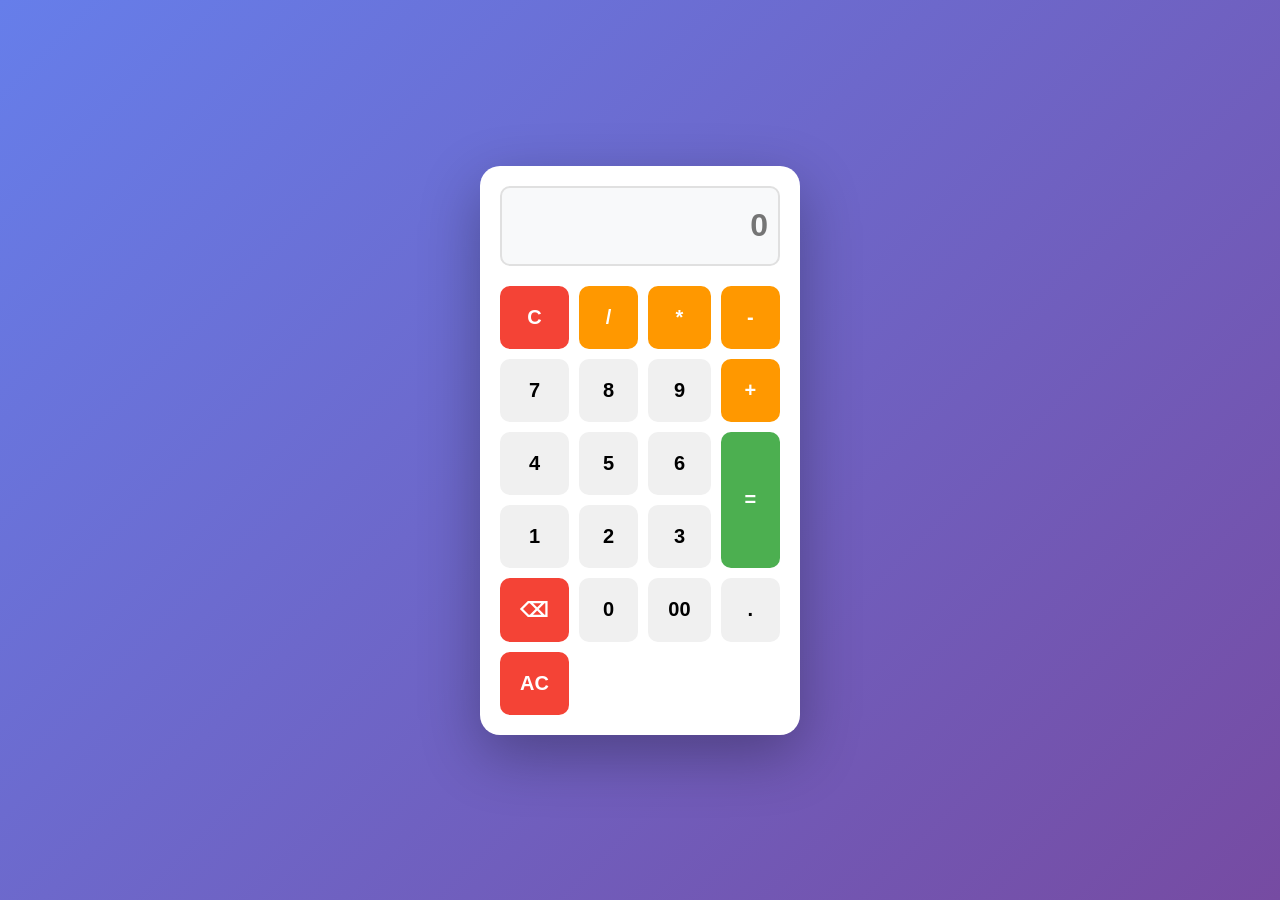
<file: Calculator/index.html>
<!DOCTYPE html>
<html lang="en">
<head>
    <meta charset="UTF-8">
    <meta name="viewport" content="width=device-width, initial-scale=1.0">
    <title>My Calculator</title>
    <link rel="stylesheet" href="style.css">
</head>
<body>
    <div class="calculator">
        <div class="display">
            <input type="text" id="result" readonly placeholder="0">
        </div>
        <div class="buttons">
            <button class="clear" onclick="clearDisplay()">C</button>
            <button class="operator" onclick="appendOperator('/')">/</button>
            <button class="operator" onclick="appendOperator('*')">*</button>
            <button class="operator" onclick="appendOperator('-')">-</button>
            
            <button onclick="appendNumber('7')">7</button>
            <button onclick="appendNumber('8')">8</button>
            <button onclick="appendNumber('9')">9</button>
            <button class="operator" onclick="appendOperator('+')">+</button>
            
            <button onclick="appendNumber('4')">4</button>
            <button onclick="appendNumber('5')">5</button>
            <button onclick="appendNumber('6')">6</button>
            <button class="equals" onclick="calculate()">=</button>
            
            <button onclick="appendNumber('1')">1</button>
            <button onclick="appendNumber('2')">2</button>
            <button onclick="appendNumber('3')">3</button>
            <button class="clear" onclick="deleteLast()">⌫</button>
            
            <button onclick="appendNumber('0')">0</button>
            <button onclick="appendNumber('00')">00</button>
            <button onclick="appendNumber('.')">.</button>
            <button class="clear" onclick="clearDisplay()">AC</button>
        </div>
    </div>
    
    <script src="script.js"></script>
</body>
</html>
</file>
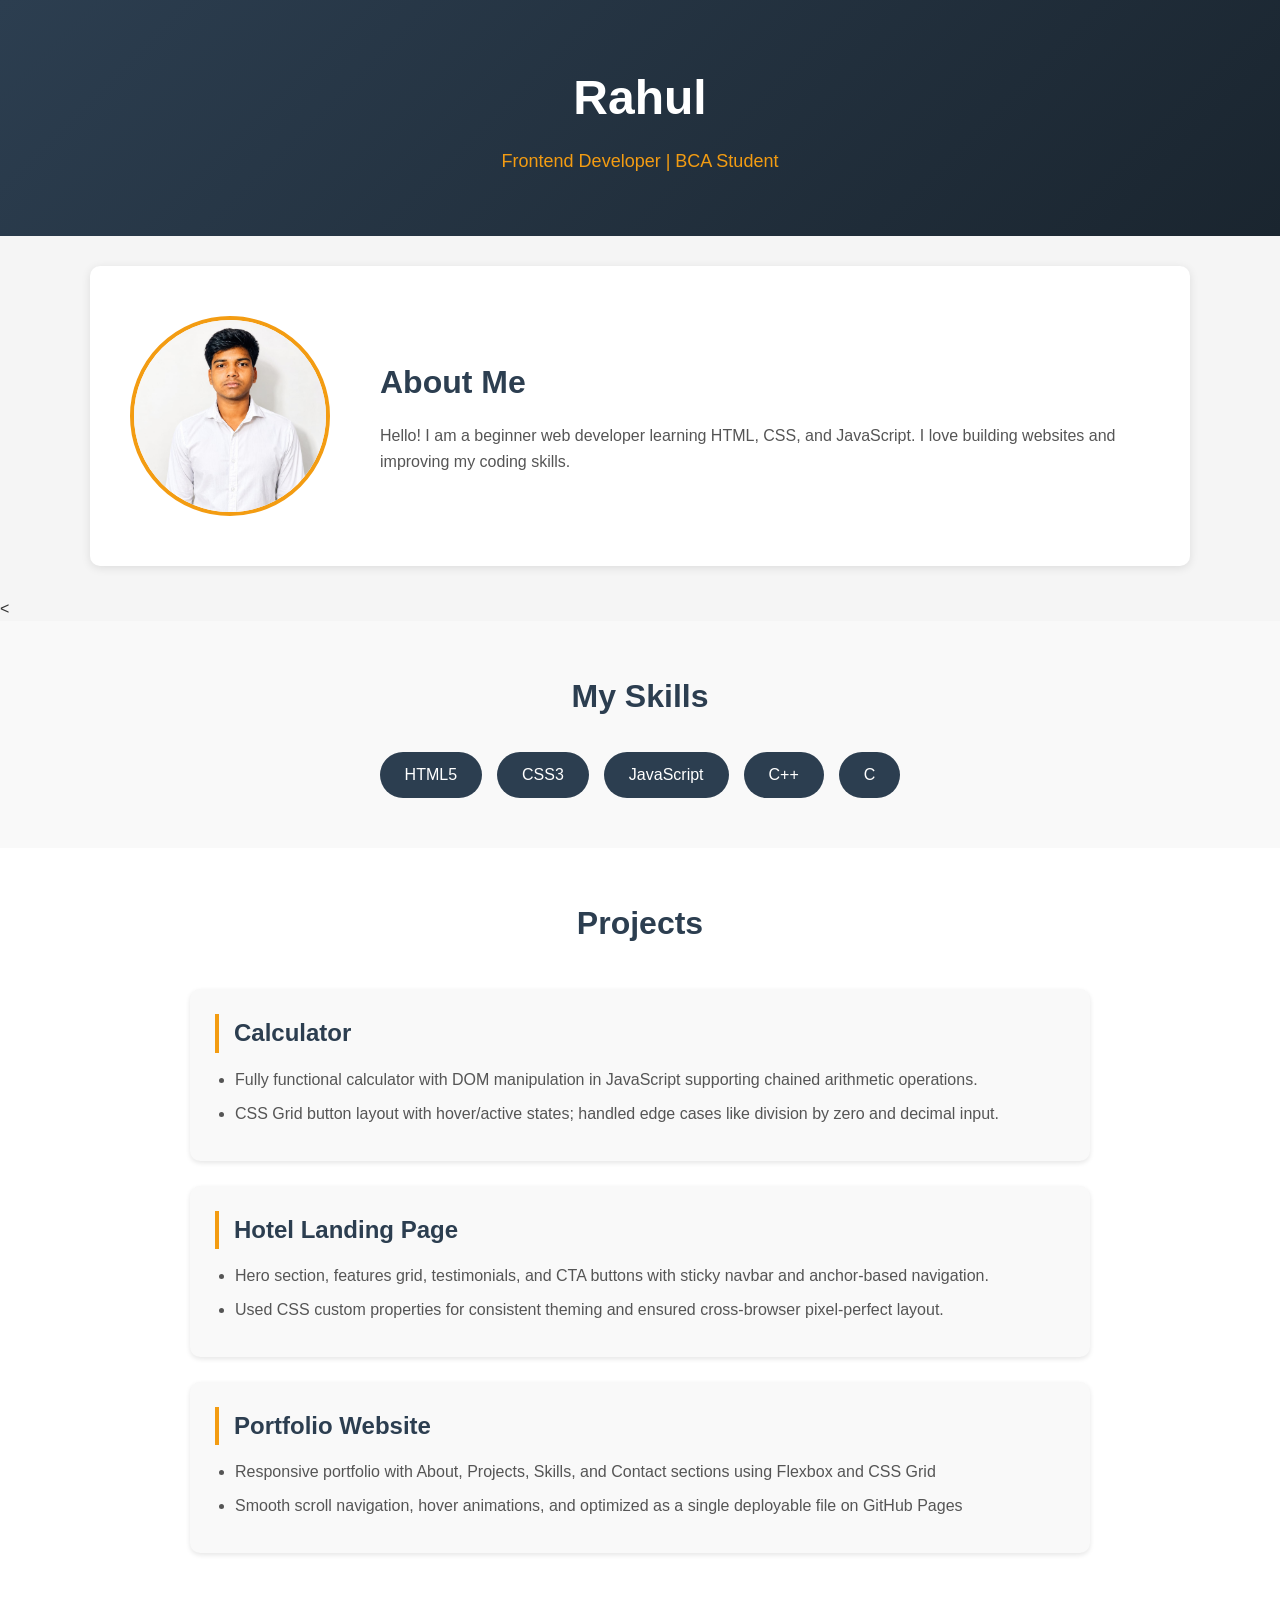
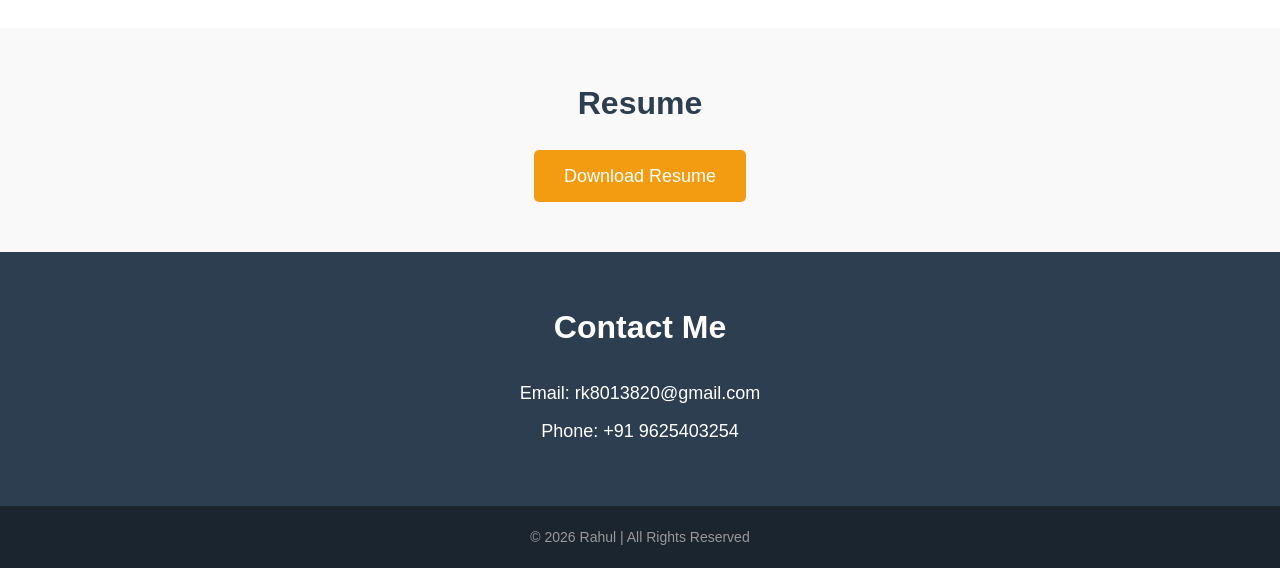
<file: Portfolio/index.html>
<!-- Portfolio -->


<!DOCTYPE html>
<html lang="en">
<head>
    <meta charset="UTF-8">
    <meta name="viewport" content="width=device-width, initial-scale=1.0">
    <title>My Portfolio</title>
    <link rel="stylesheet" href="style.css">
</head>
<body>
    <header>
        <h1>Rahul</h1>
        <p>Frontend Developer | BCA Student</p>
    </header>

    
    <section class="about">
        <img src="Asset\rahul.jpeg" alt="Profile Photo">
        
        <div class="about-text">
            <h2>About Me</h2>
            <p>
                Hello! I am a beginner web developer learning HTML, CSS, and JavaScript.
                I love building websites and improving my coding skills.
            </p>
        </div>
    </section>

    <
    <section class="skills">
        <h2>My Skills</h2>

        <div class="skill-box">
            <div class="skill">HTML5</div>
            <div class="skill">CSS3</div>
            <div class="skill">JavaScript</div>
            <div class="skill">C++</div>
            <div class="skill">C</div>
        </div>
    </section>

    
    <section class="projects">
        <h2>Projects</h2>

        <div class="project-card">
            <h3>Calculator</h3>
           <p>
            <ul>
                <li>
                 Fully functional calculator with DOM manipulation in JavaScript supporting chained arithmetic operations.
                </li>
                <li>CSS Grid button layout with hover/active states; handled edge cases like division by zero and decimal input.
                </li>
            </ul>
           </p>
        </div>

        <div class="project-card">
            <h3>Hotel Landing Page</h3>
            <p>
              <ul>
                <li>
                 Hero section, features grid, testimonials, and CTA buttons with sticky navbar and anchor-based navigation.
                </li>
                <li>
                    Used CSS custom properties for consistent theming and ensured cross-browser pixel-perfect layout.

                </li>
            </ul>  
            </p>
        </div>

        <div class="project-card">
            <h3>Portfolio Website</h3>
            <ul>
            <li>
             Responsive portfolio with About, Projects, Skills, and Contact sections using Flexbox and CSS Grid</li>
             <li>Smooth scroll navigation, hover animations, and optimized as a single deployable file on GitHub Pages
             </li>
             </ul>
            </p>
        </div>
    </section>

    
    <section class="resume">
        <h2>Resume</h2>

        <a href="Asset\Rahul_Resume.pdf">Download Resume</a>
    </section>

    
    <section class="contact">
        <h2>Contact Me</h2>

        <p>Email: rk8013820@gmail.com</p>
        <p>Phone: +91 9625403254</p>
    </section>

    
    <footer>
        <p>© 2026 Rahul | All Rights Reserved</p>
    </footer>

</body>
</html>
</file>
<file: Calculator/style.css>
* {
    margin: 0;
    padding: 0;
    box-sizing: border-box;
}

body {
    background: linear-gradient(135deg, #667eea 0%, #764ba2 100%);
    height: 100vh;
    display: flex;
    justify-content: center;
    align-items: center;
    font-family: 'Segoe UI', Tahoma, Geneva, Verdana, sans-serif;
}

.calculator {
    background: #fff;
    border-radius: 20px;
    box-shadow: 0 20px 60px rgba(0,0,0,0.3);
    padding: 20px;
    width: 320px;
}

.display {
    margin-bottom: 20px;
}

.display input {
    width: 100%;
    height: 80px;
    font-size: 32px;
    text-align: right;
    padding: 10px;
    border: 2px solid #e0e0e0;
    border-radius: 10px;
    background: #f8f9fa;
    font-weight: bold;
    color: #333;
}

.buttons {
    display: grid;
    grid-template-columns: repeat(4, 1fr);
    gap: 10px;
}

button {
    padding: 20px;
    font-size: 20px;
    border: none;
    border-radius: 10px;
    cursor: pointer;
    background: #f0f0f0;
    transition: all 0.2s;
    font-weight: bold;
}

button:hover {
    background: #e0e0e0;
    transform: scale(0.95);
}

button:active {
    transform: scale(0.9);
}

.operator {
    background: #ff9800;
    color: white;
}

.operator:hover {
    background: #f57c00;
}

.equals {
    background: #4caf50;
    color: white;
    grid-row: span 2;
}

.equals:hover {
    background: #45a049;
}

.clear {
    background: #f44336;
    color: white;
}

.clear:hover {
    background: #da190b;
}
</file>
<file: Portfolio/style.css>
* {
    margin: 0;
    padding: 0;
    box-sizing: border-box;
}

body {
    font-family: 'Segoe UI', Tahoma, Geneva, Verdana, sans-serif;
    background-color: #f5f5f5;
    color: #333;
    line-height: 1.6;
}

/* Header Section */
header {
    background: linear-gradient(135deg, #2c3e50, #1a252f);
    color: white;
    text-align: center;
    padding: 60px 20px;
}

header h1 {
    font-size: 48px;
    margin-bottom: 10px;
}

header p {
    font-size: 18px;
    color: #f39c12;
}

/* About Section */
.about {
    background-color: white;
    padding: 50px 40px;
    display: flex;
    align-items: center;
    justify-content: center;
    gap: 50px;
    flex-wrap: wrap;
    max-width: 1100px;
    margin: 0 auto;
    border-radius: 10px;
    margin-top: 30px;
    margin-bottom: 30px;
    box-shadow: 0 2px 10px rgba(0,0,0,0.1);
}

.about img {
    width: 200px;
    height: 200px;
    border-radius: 50%;
    object-fit: cover;
    border: 4px solid #f39c12;
}

.about-text {
    flex: 1;
    min-width: 250px;
}

.about-text h2 {
    font-size: 32px;
    margin-bottom: 15px;
    color: #2c3e50;
}

.about-text p {
    font-size: 16px;
    color: #555;
}

/* Skills Section */
.skills {
    background-color: #f9f9f9;
    padding: 50px 40px;
    text-align: center;
}

.skills h2 {
    font-size: 32px;
    margin-bottom: 30px;
    color: #2c3e50;
}

.skill-box {
    display: flex;
    justify-content: center;
    flex-wrap: wrap;
    gap: 15px;
    max-width: 800px;
    margin: 0 auto;
}

.skill {
    background-color: #2c3e50;
    color: white;
    padding: 10px 25px;
    border-radius: 25px;
    font-size: 16px;
    transition: 0.3s;
    cursor: pointer;
}

.skill:hover {
    background-color: #f39c12;
    transform: scale(1.05);
}

/* Projects Section */
.projects {
    background-color: white;
    padding: 50px 40px;
}

.projects h2 {
    text-align: center;
    font-size: 32px;
    margin-bottom: 40px;
    color: #2c3e50;
}

.project-card {
    background-color: #f9f9f9;
    padding: 25px;
    margin-bottom: 25px;
    border-radius: 10px;
    max-width: 900px;
    margin-left: auto;
    margin-right: auto;
    box-shadow: 0 2px 5px rgba(0,0,0,0.1);
    transition: 0.3s;
}

.project-card:hover {
    transform: translateY(-5px);
    box-shadow: 0 5px 15px rgba(0,0,0,0.15);
}

.project-card h3 {
    font-size: 24px;
    color: #2c3e50;
    margin-bottom: 15px;
    border-left: 4px solid #f39c12;
    padding-left: 15px;
}

.project-card ul {
    margin-left: 20px;
}

.project-card li {
    color: #555;
    margin-bottom: 10px;
    line-height: 1.5;
}

/* Resume Section */
.resume {
    background-color: #f9f9f9;
    text-align: center;
    padding: 50px 40px;
}

.resume h2 {
    font-size: 32px;
    margin-bottom: 20px;
    color: #2c3e50;
}

.resume a {
    display: inline-block;
    background-color: #f39c12;
    color: white;
    text-decoration: none;
    padding: 12px 30px;
    border-radius: 5px;
    font-size: 18px;
    transition: 0.3s;
}

.resume a:hover {
    background-color: #e67e22;
    transform: scale(1.05);
}

/* Contact Section */
.contact {
    background-color: #2c3e50;
    color: white;
    text-align: center;
    padding: 50px 40px;
}

.contact h2 {
    font-size: 32px;
    margin-bottom: 25px;
}

.contact p {
    font-size: 18px;
    margin-bottom: 10px;
}

/* Footer */
footer {
    background-color: #1a252f;
    color: #999;
    text-align: center;
    padding: 20px;
    font-size: 14px;
}

/* Responsive Design */
@media (max-width: 768px) {
    header h1 {
        font-size: 36px;
    }
    
    header p {
        font-size: 16px;
    }
    
    .about {
        flex-direction: column;
        text-align: center;
        padding: 30px 20px;
    }
    
    .about-text h2 {
        font-size: 28px;
    }
    
    .skills h2 {
        font-size: 28px;
    }
    
    .projects h2 {
        font-size: 28px;
    }
    
    .project-card h3 {
        font-size: 20px;
    }
    
    .resume h2 {
        font-size: 28px;
    }
    
    .contact h2 {
        font-size: 28px;
    }
    
    .contact p {
        font-size: 16px;
    }
    
    .skill {
        padding: 6px 18px;
        font-size: 14px;
    }
}

@media (max-width: 480px) {
    .about img {
        width: 150px;
        height: 150px;
    }
    
    .project-card {
        padding: 20px;
    }
    
    .resume a {
        padding: 10px 20px;
        font-size: 16px;
    }
}
</file>
